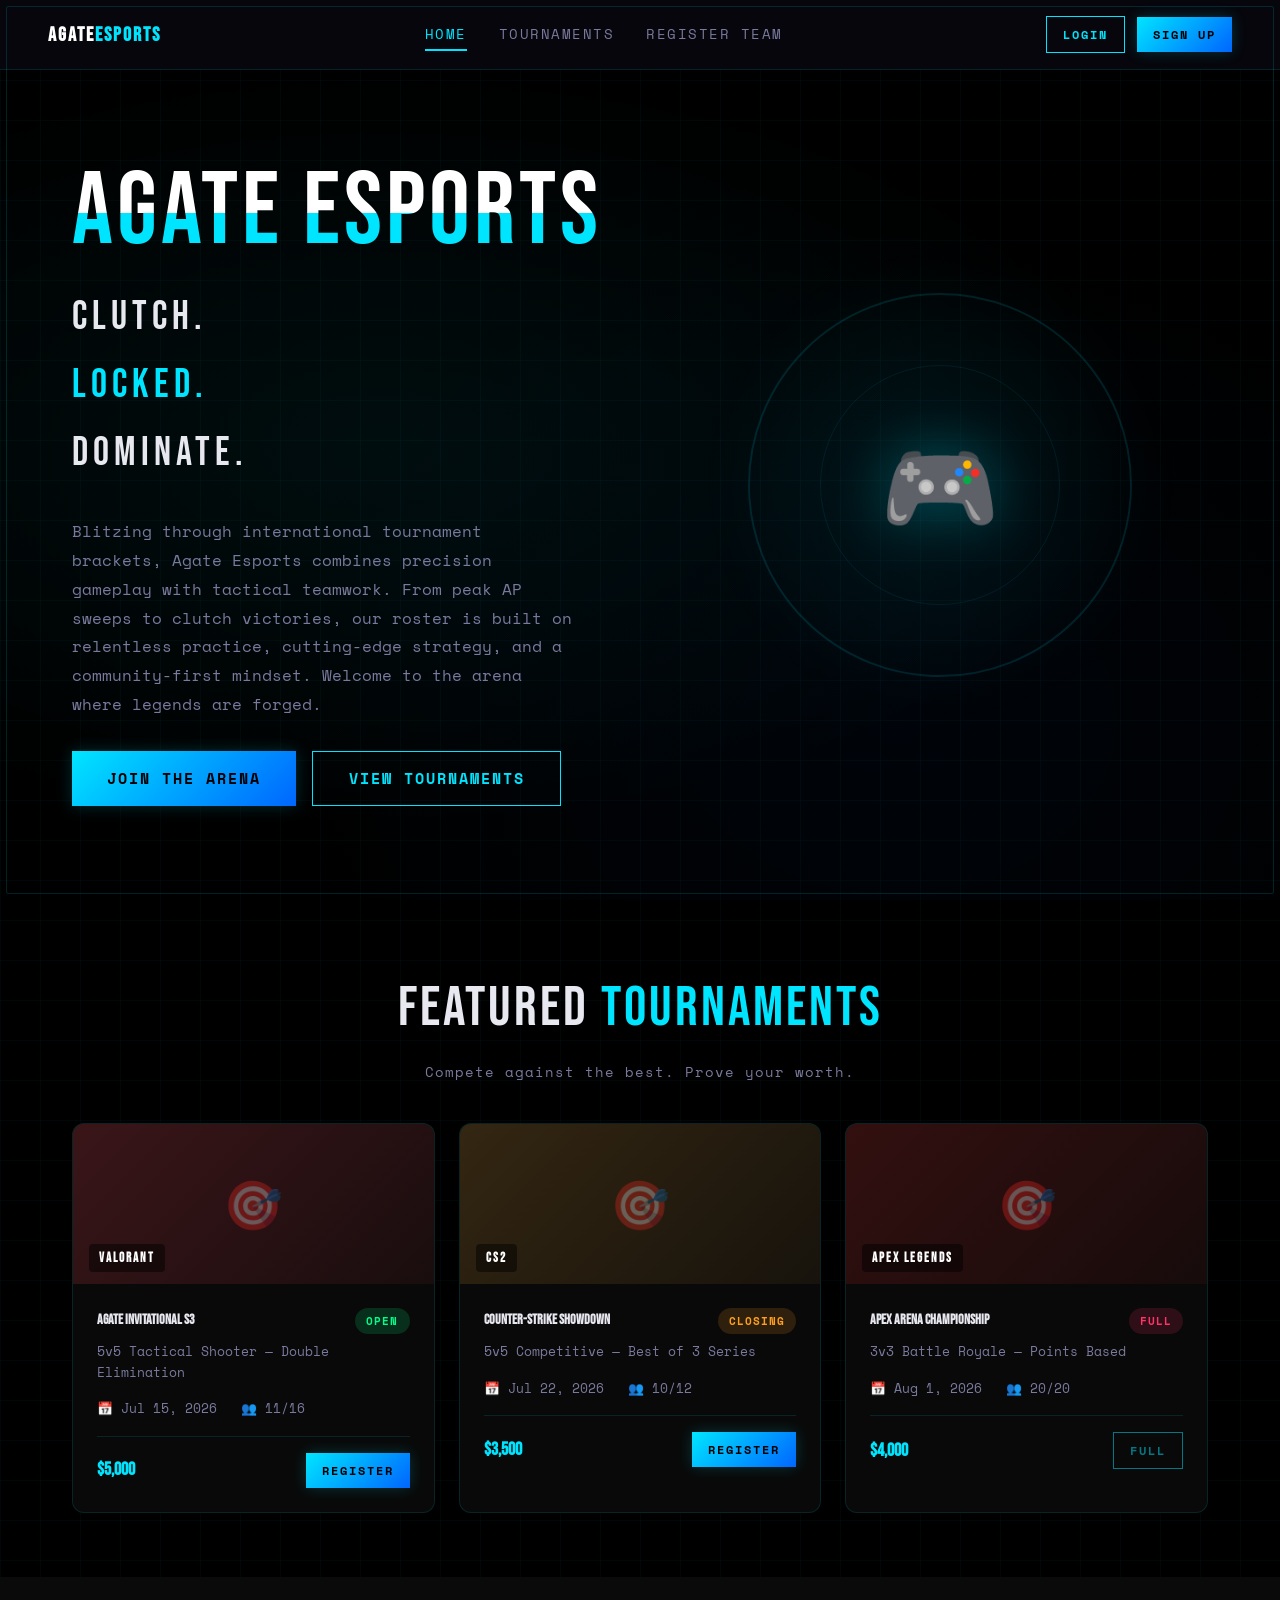
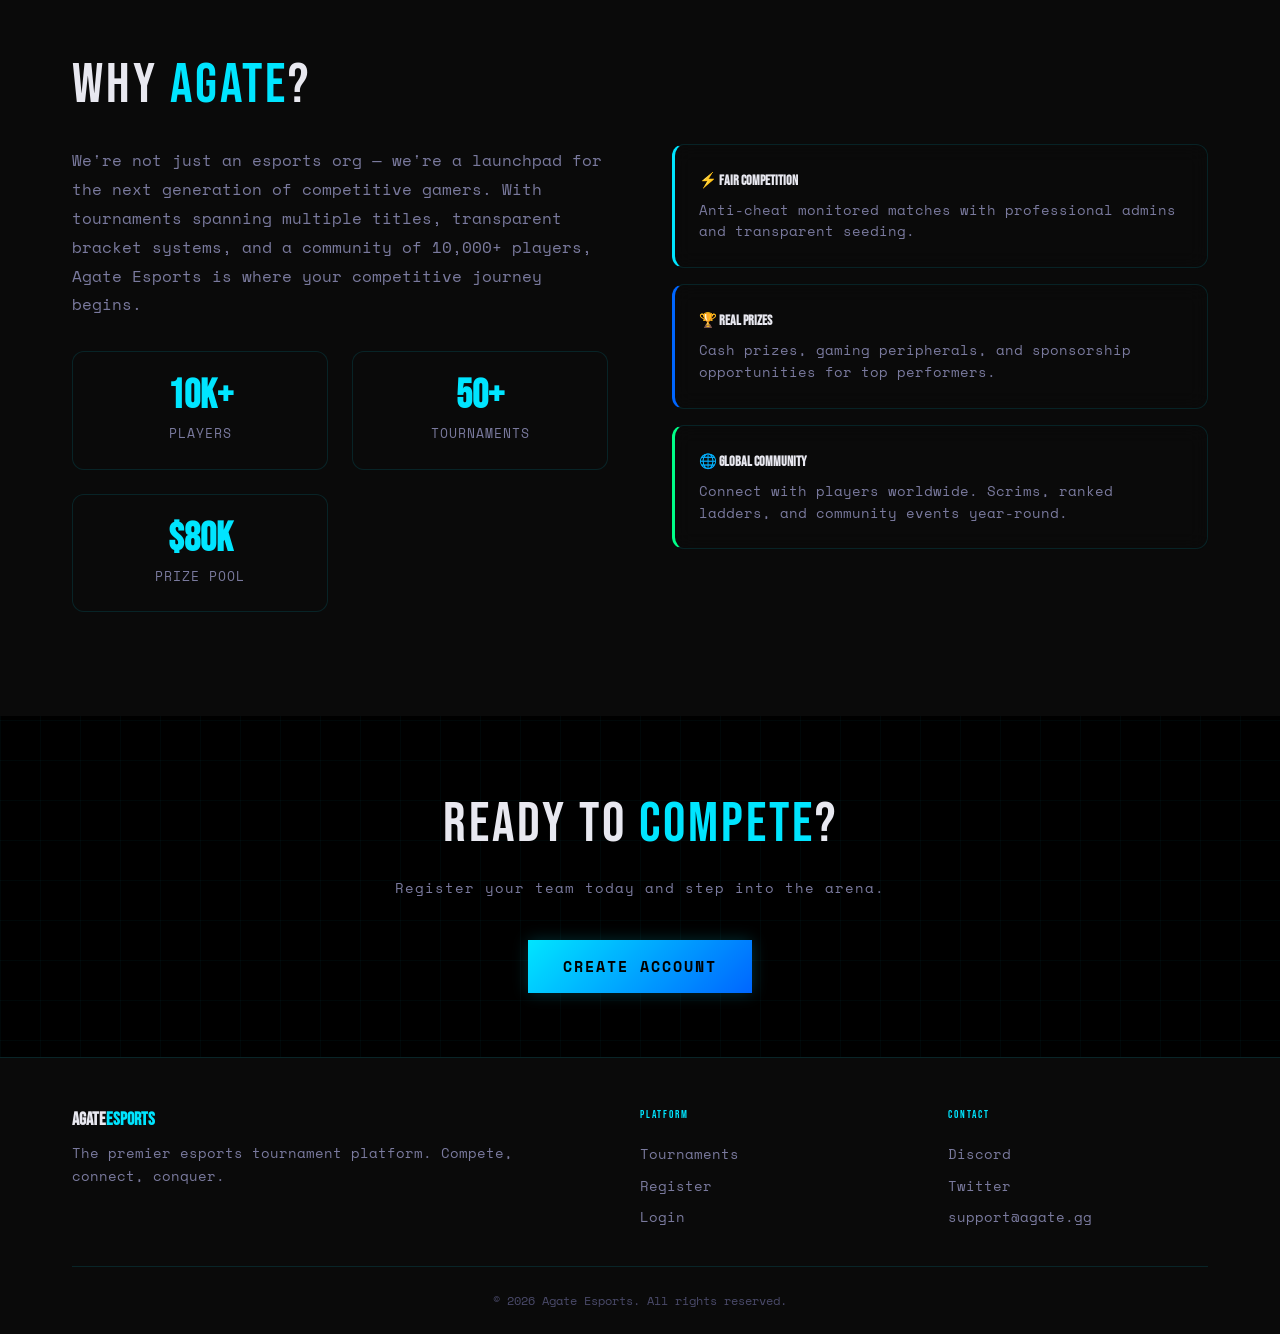
<file: index.html>
<!DOCTYPE html>
<html lang="en">
<head>
  <meta charset="UTF-8">
  <meta name="viewport" content="width=device-width, initial-scale=1.0">
  <meta name="description" content="Agate Esports — Register your team for competitive esports tournaments. Clutch. Locked. Dominate.">
  <title>Agate Esports — Tournament Registration Platform</title>
  <link rel="stylesheet" href="styles.css">
  <link rel="icon" href="data:image/svg+xml,<svg xmlns='http://www.w3.org/2000/svg' viewBox='0 0 32 32'><text y='28' font-size='28'>🎮</text></svg>">
</head>
<body>
  <!-- Navigation -->
  <nav class="navbar" id="main-nav">
    <a href="index.html" class="nav-brand">AGATE<span>ESPORTS</span></a>
    <div class="nav-links">
      <a href="index.html" class="active">Home</a>
      <a href="tournaments.html">Tournaments</a>
      <a href="team-registration.html">Register Team</a>
    </div>
    <div class="nav-auth"></div>
    <button class="hamburger" aria-label="Toggle menu">
      <span></span><span></span><span></span>
    </button>
  </nav>

  <!-- Hero Section -->
  <section class="hero" id="hero">
    <div class="container">
      <div class="hero-grid">
        <div class="hero-content">
          <h1 class="hero-title">AGATE ESPORTS</h1>
          <div class="hero-taglines">
            <div class="hero-tagline">CLUTCH.</div>
            <div class="hero-tagline">LOCKED.</div>
            <div class="hero-tagline">DOMINATE.</div>
          </div>
          <p class="hero-desc">
            Blitzing through international tournament brackets, Agate Esports combines precision gameplay with tactical teamwork. From peak AP sweeps to clutch victories, our roster is built on relentless practice, cutting-edge strategy, and a community-first mindset. Welcome to the arena where legends are forged.
          </p>
          <div class="hero-actions">
            <a href="register.html" class="btn btn-primary btn-lg">Join the Arena</a>
            <a href="tournaments.html" class="btn btn-outline btn-lg">View Tournaments</a>
          </div>
        </div>
        <div class="hero-visual">
          <div class="hero-graphic">
            <div class="hero-icon">🎮</div>
          </div>
        </div>
      </div>
    </div>
  </section>

  <!-- Featured Tournaments -->
  <section class="section" id="featured-tournaments">
    <div class="container">
      <h2 class="section-title text-center animate-on-scroll">Featured <span>Tournaments</span></h2>
      <p class="section-subtitle text-center animate-on-scroll">Compete against the best. Prove your worth.</p>
      <div class="tournament-grid" id="home-tournaments"></div>
    </div>
  </section>

  <!-- About Section -->
  <section class="section" id="about" style="background: var(--bg-secondary);">
    <div class="container">
      <div style="display:grid;grid-template-columns:1fr 1fr;gap:4rem;align-items:center;">
        <div class="animate-on-scroll">
          <h2 class="section-title">Why <span>Agate</span>?</h2>
          <p style="color:var(--text-secondary);line-height:1.8;margin-top:1rem;">
            We're not just an esports org — we're a launchpad for the next generation of competitive gamers. With tournaments spanning multiple titles, transparent bracket systems, and a community of 10,000+ players, Agate Esports is where your competitive journey begins.
          </p>
          <div class="stats-grid" style="margin-top:2rem;">
            <div class="stat-card"><div class="stat-number">10K+</div><div class="stat-label">Players</div></div>
            <div class="stat-card"><div class="stat-number">50+</div><div class="stat-label">Tournaments</div></div>
            <div class="stat-card"><div class="stat-number">$80K</div><div class="stat-label">Prize Pool</div></div>
          </div>
        </div>
        <div class="animate-on-scroll" style="display:flex;flex-direction:column;gap:1rem;">
          <div class="card" style="border-left:3px solid var(--accent);">
            <div class="card-body">
              <h3 style="font-family:var(--font-heading);font-size:0.9rem;margin-bottom:0.5rem;">⚡ Fair Competition</h3>
              <p style="font-size:0.85rem;color:var(--text-secondary);">Anti-cheat monitored matches with professional admins and transparent seeding.</p>
            </div>
          </div>
          <div class="card" style="border-left:3px solid var(--accent-blue);">
            <div class="card-body">
              <h3 style="font-family:var(--font-heading);font-size:0.9rem;margin-bottom:0.5rem;">🏆 Real Prizes</h3>
              <p style="font-size:0.85rem;color:var(--text-secondary);">Cash prizes, gaming peripherals, and sponsorship opportunities for top performers.</p>
            </div>
          </div>
          <div class="card" style="border-left:3px solid var(--success);">
            <div class="card-body">
              <h3 style="font-family:var(--font-heading);font-size:0.9rem;margin-bottom:0.5rem;">🌐 Global Community</h3>
              <p style="font-size:0.85rem;color:var(--text-secondary);">Connect with players worldwide. Scrims, ranked ladders, and community events year-round.</p>
            </div>
          </div>
        </div>
      </div>
    </div>
  </section>

  <!-- CTA -->
  <section class="section text-center">
    <div class="container animate-on-scroll">
      <h2 class="section-title">Ready to <span>Compete</span>?</h2>
      <p class="section-subtitle">Register your team today and step into the arena.</p>
      <a href="register.html" class="btn btn-primary btn-lg">Create Account</a>
    </div>
  </section>

  <!-- Footer -->
  <footer class="site-footer">
    <div class="container">
      <div class="footer-grid">
        <div>
          <div class="footer-brand">AGATE<span>ESPORTS</span></div>
          <p class="footer-desc">The premier esports tournament platform. Compete, connect, conquer.</p>
        </div>
        <div>
          <div class="footer-heading">Platform</div>
          <div class="footer-links">
            <a href="tournaments.html">Tournaments</a>
            <a href="register.html">Register</a>
            <a href="login.html">Login</a>
          </div>
        </div>
        <div>
          <div class="footer-heading">Contact</div>
          <div class="footer-links">
            <a href="#">Discord</a>
            <a href="#">Twitter</a>
            <a href="#">support@agate.gg</a>
          </div>
        </div>
      </div>
      <div class="footer-bottom">© 2026 Agate Esports. All rights reserved.</div>
    </div>
  </footer>

  <script src="app.js"></script>
  <script>
    document.addEventListener('DOMContentLoaded', () => {
      const tournaments = App.getTournaments().slice(0, 3);
      const grid = document.getElementById('home-tournaments');
      if (!grid) return;
      grid.innerHTML = tournaments.map(t => `
        <div class="card tournament-card animate-on-scroll">
          <div class="card-banner" style="background:linear-gradient(135deg, ${t.color}33, ${t.color}11);">
            <span class="game-icon">🎯</span>
            <span class="game-title">${t.game}</span>
          </div>
          <div class="card-body">
            <div style="display:flex;justify-content:space-between;align-items:center;margin-bottom:0.5rem;">
              <h3 style="font-family:var(--font-heading);font-size:0.85rem;font-weight:700;">${t.title}</h3>
              <span class="badge badge-${t.status === 'open' ? 'open' : t.status === 'closing' ? 'closing' : 'full'}">${t.status}</span>
            </div>
            <p style="font-size:0.8rem;color:var(--text-secondary);margin-bottom:0.75rem;">${t.desc}</p>
            <div class="card-meta">
              <span class="card-meta-item">📅 ${App.formatDate(t.date)}</span>
              <span class="card-meta-item">👥 ${t.registered}/${t.slots}</span>
            </div>
            <div class="card-footer">
              <span class="prize-pool">${t.prize}</span>
              ${t.status !== 'full' ? `<a href="team-registration.html?t=${t.id}" class="btn btn-sm btn-primary">Register</a>` : '<span class="btn btn-sm btn-outline" style="opacity:0.5;pointer-events:none;">Full</span>'}
            </div>
          </div>
        </div>
      `).join('');
      App.init();
    });
  </script>
</body>
</html>
</file>
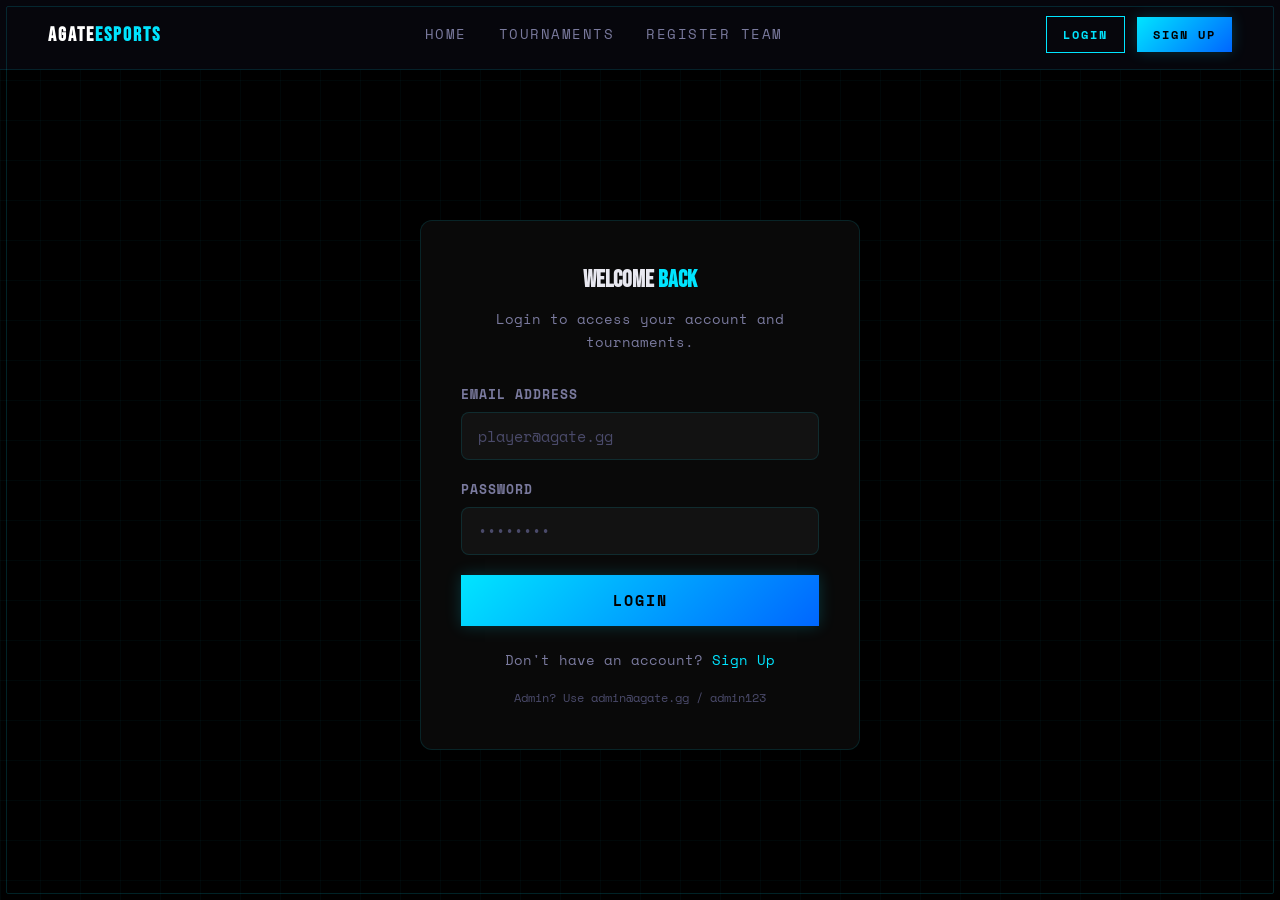
<file: admin.html>
<!DOCTYPE html>
<html lang="en">
<head>
  <meta charset="UTF-8">
  <meta name="viewport" content="width=device-width, initial-scale=1.0">
  <meta name="description" content="Admin dashboard — Agate Esports tournament management.">
  <title>Admin Dashboard — Agate Esports</title>
  <link rel="stylesheet" href="styles.css">
  <link rel="icon" href="data:image/svg+xml,<svg xmlns='http://www.w3.org/2000/svg' viewBox='0 0 32 32'><text y='28' font-size='28'>🎮</text></svg>">
</head>
<body>
  <nav class="navbar">
    <a href="index.html" class="nav-brand">AGATE<span>ESPORTS</span></a>
    <div class="nav-links">
      <a href="index.html">Home</a>
      <a href="tournaments.html">Tournaments</a>
      <a href="admin.html" class="active">Dashboard</a>
    </div>
    <div class="nav-auth"></div>
    <button class="hamburger" aria-label="Toggle menu"><span></span><span></span><span></span></button>
  </nav>

  <main class="page-content">
    <div class="container">
      <div style="display:flex;justify-content:space-between;align-items:center;flex-wrap:wrap;gap:1rem;margin-bottom:0.5rem;">
        <div>
          <h1 class="section-title">Admin <span>Dashboard</span></h1>
          <p class="section-subtitle" style="margin-bottom:0;">Manage tournament registrations and teams.</p>
        </div>
        <button id="clear-data-btn" class="btn btn-sm btn-danger">Clear All Data</button>
      </div>

      <!-- Stats -->
      <div class="stats-grid" id="stats-grid">
        <div class="stat-card"><div class="stat-number" id="stat-teams">0</div><div class="stat-label">Registered Teams</div></div>
        <div class="stat-card"><div class="stat-number" id="stat-players">0</div><div class="stat-label">Total Players</div></div>
        <div class="stat-card"><div class="stat-number" id="stat-tournaments">0</div><div class="stat-label">Active Tournaments</div></div>
        <div class="stat-card"><div class="stat-number" id="stat-users">0</div><div class="stat-label">Registered Users</div></div>
      </div>

      <!-- Filter -->
      <div class="filter-bar">
        <div class="search-wrapper">
          <input type="text" class="search-input" id="admin-search" placeholder="Search teams or players...">
        </div>
        <select class="form-input" id="admin-filter-game" style="max-width:200px;">
          <option value="">All Tournaments</option>
        </select>
      </div>

      <!-- Teams Table -->
      <div class="table-wrapper" id="teams-table-wrapper">
        <table class="data-table" id="teams-table">
          <thead>
            <tr>
              <th style="width:30px;"></th>
              <th>Team</th>
              <th>Tournament</th>
              <th>Players</th>
              <th>Reg ID</th>
              <th>Date</th>
            </tr>
          </thead>
          <tbody id="teams-tbody"></tbody>
        </table>
      </div>
      <p id="no-teams" style="display:none;text-align:center;color:var(--text-secondary);padding:3rem 0;">No teams registered yet. Registrations will appear here.</p>
    </div>
  </main>

  <footer class="site-footer">
    <div class="container">
      <div class="footer-bottom">© 2026 Agate Esports. Admin Panel.</div>
    </div>
  </footer>

  <script src="app.js"></script>
  <script>
    document.addEventListener('DOMContentLoaded', () => {
      if (!App.isAdmin()) {
        App.toast('Admin access required. Please login as admin.', 'error');
        setTimeout(() => window.location.href = 'login.html', 1000);
        return;
      }
      populateFilters();
      renderDashboard();
    });

    function populateFilters() {
      const sel = document.getElementById('admin-filter-game');
      App.getTournaments().forEach(t => {
        const opt = document.createElement('option');
        opt.value = t.id;
        opt.textContent = `${t.game} — ${t.title}`;
        sel.appendChild(opt);
      });
    }

    function renderDashboard() {
      const teams = App.getTeams();
      const tournaments = App.getTournaments();
      const users = JSON.parse(localStorage.getItem('ag_users') || '[]');
      const totalPlayers = teams.reduce((sum, t) => sum + t.players.length, 0);

      document.getElementById('stat-teams').textContent = teams.length;
      document.getElementById('stat-players').textContent = totalPlayers;
      document.getElementById('stat-tournaments').textContent = tournaments.length;
      document.getElementById('stat-users').textContent = users.length;

      renderTable();
    }

    function renderTable() {
      const search = document.getElementById('admin-search').value.toLowerCase();
      const filterTournament = document.getElementById('admin-filter-game').value;
      let teams = App.getTeams();

      if (search) {
        teams = teams.filter(t =>
          t.name.toLowerCase().includes(search) ||
          t.tag.toLowerCase().includes(search) ||
          t.regId.toLowerCase().includes(search) ||
          t.players.some(p => p.name.toLowerCase().includes(search) || p.ign.toLowerCase().includes(search))
        );
      }
      if (filterTournament) teams = teams.filter(t => t.tournamentId === filterTournament);

      const tbody = document.getElementById('teams-tbody');
      const noTeams = document.getElementById('no-teams');

      if (teams.length === 0) {
        tbody.innerHTML = '';
        noTeams.style.display = 'block';
        document.getElementById('teams-table-wrapper').style.display = 'none';
        return;
      }
      noTeams.style.display = 'none';
      document.getElementById('teams-table-wrapper').style.display = 'block';

      tbody.innerHTML = teams.map((team, idx) => {
        const tournament = App.getTournament(team.tournamentId);
        return `
          <tr>
            <td><button class="expand-btn" onclick="toggleExpand(${idx})">▶</button></td>
            <td><strong>${team.name}</strong> <span style="color:var(--accent);font-size:0.8rem;">[${team.tag}]</span></td>
            <td>${tournament ? tournament.game + ' — ' + tournament.title : team.tournamentId}</td>
            <td>${team.players.length}</td>
            <td><span style="font-family:var(--font-heading);font-size:0.75rem;color:var(--accent);">${team.regId}</span></td>
            <td>${App.formatDate(team.registeredAt)}</td>
          </tr>
          <tr class="player-details" id="expand-${idx}">
            <td colspan="6">
              <div style="padding:0.5rem 0;">
                ${team.players.map(p => `<span class="player-chip">👤 ${p.name} <span style="color:var(--text-muted);">${p.ign}</span> <span style="color:var(--accent);font-size:0.65rem;">${p.role}</span></span>`).join('')}
              </div>
            </td>
          </tr>`;
      }).join('');
    }

    function toggleExpand(idx) {
      const row = document.getElementById('expand-' + idx);
      if (row) row.classList.toggle('visible');
    }

    document.getElementById('admin-search').addEventListener('input', renderTable);
    document.getElementById('admin-filter-game').addEventListener('change', renderTable);

    document.getElementById('clear-data-btn').addEventListener('click', () => {
      if (confirm('Clear all team registrations? This cannot be undone.')) {
        localStorage.removeItem('ag_teams');
        localStorage.removeItem('ag_tournaments');
        App.toast('All registration data cleared.', 'info');
        setTimeout(() => location.reload(), 500);
      }
    });
  </script>
</body>
</html>
</file>
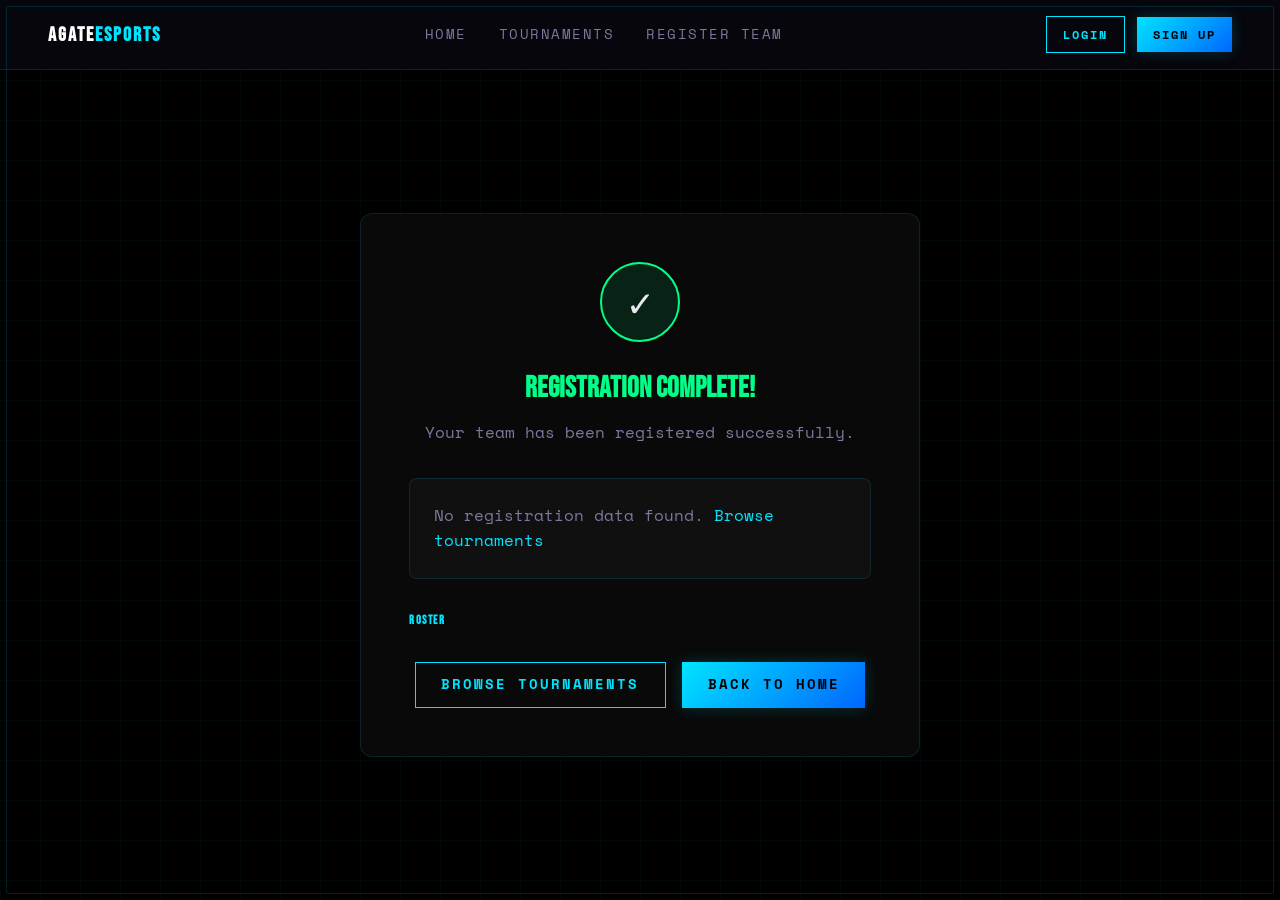
<file: confirmation.html>
<!DOCTYPE html>
<html lang="en">
<head>
  <meta charset="UTF-8">
  <meta name="viewport" content="width=device-width, initial-scale=1.0">
  <meta name="description" content="Registration confirmed — Agate Esports">
  <title>Confirmed — Agate Esports</title>
  <link rel="stylesheet" href="styles.css">
  <link rel="icon" href="data:image/svg+xml,<svg xmlns='http://www.w3.org/2000/svg' viewBox='0 0 32 32'><text y='28' font-size='28'>🎮</text></svg>">
</head>
<body>
  <nav class="navbar">
    <a href="index.html" class="nav-brand">AGATE<span>ESPORTS</span></a>
    <div class="nav-links">
      <a href="index.html">Home</a>
      <a href="tournaments.html">Tournaments</a>
      <a href="team-registration.html">Register Team</a>
    </div>
    <div class="nav-auth"></div>
    <button class="hamburger" aria-label="Toggle menu"><span></span><span></span><span></span></button>
  </nav>

  <main class="confirm-wrapper">
    <div class="confirm-card fade-in" id="confirm-card">
      <div class="confirm-icon">✓</div>
      <h1 class="confirm-title">Registration Complete!</h1>
      <p class="confirm-subtitle">Your team has been registered successfully.</p>

      <div class="confirm-details" id="confirm-details">
        <!-- Populated by JS -->
      </div>

      <div id="players-list" style="text-align:left;margin-bottom:2rem;">
        <h3 style="font-family:var(--font-heading);font-size:0.75rem;letter-spacing:1.5px;color:var(--accent);margin-bottom:0.75rem;">ROSTER</h3>
        <div id="roster-chips"></div>
      </div>

      <div class="confirm-actions">
        <a href="tournaments.html" class="btn btn-outline">Browse Tournaments</a>
        <a href="index.html" class="btn btn-primary">Back to Home</a>
      </div>
    </div>
  </main>

  <script src="app.js"></script>
  <script>
    document.addEventListener('DOMContentLoaded', () => {
      const params = new URLSearchParams(window.location.search);
      const teamId = params.get('id');
      const teams = App.getTeams();
      const team = teams.find(t => t.id === teamId);

      if (!team) {
        document.getElementById('confirm-details').innerHTML = '<p style="color:var(--text-secondary);">No registration data found. <a href="tournaments.html">Browse tournaments</a></p>';
        document.getElementById('roster-chips').innerHTML = '';
        return;
      }

      const tournament = App.getTournament(team.tournamentId);

      document.getElementById('confirm-details').innerHTML = `
        <div class="confirm-row"><span class="label">Registration ID</span><span class="value" style="color:var(--accent);font-family:var(--font-heading);font-size:0.85rem;">${team.regId}</span></div>
        <div class="confirm-row"><span class="label">Team Name</span><span class="value">${team.name} [${team.tag}]</span></div>
        <div class="confirm-row"><span class="label">Tournament</span><span class="value">${tournament ? tournament.title : team.tournamentId}</span></div>
        <div class="confirm-row"><span class="label">Game</span><span class="value">${tournament ? tournament.game : '—'}</span></div>
        <div class="confirm-row"><span class="label">Players</span><span class="value">${team.players.length} members</span></div>
        <div class="confirm-row"><span class="label">Registered</span><span class="value">${App.formatDate(team.registeredAt)}</span></div>
      `;

      document.getElementById('roster-chips').innerHTML = team.players.map(p =>
        `<span class="player-chip">👤 ${p.name} <span style="color:var(--accent);font-size:0.7rem;">${p.role}</span></span>`
      ).join('');
    });
  </script>
</body>
</html>
</file>
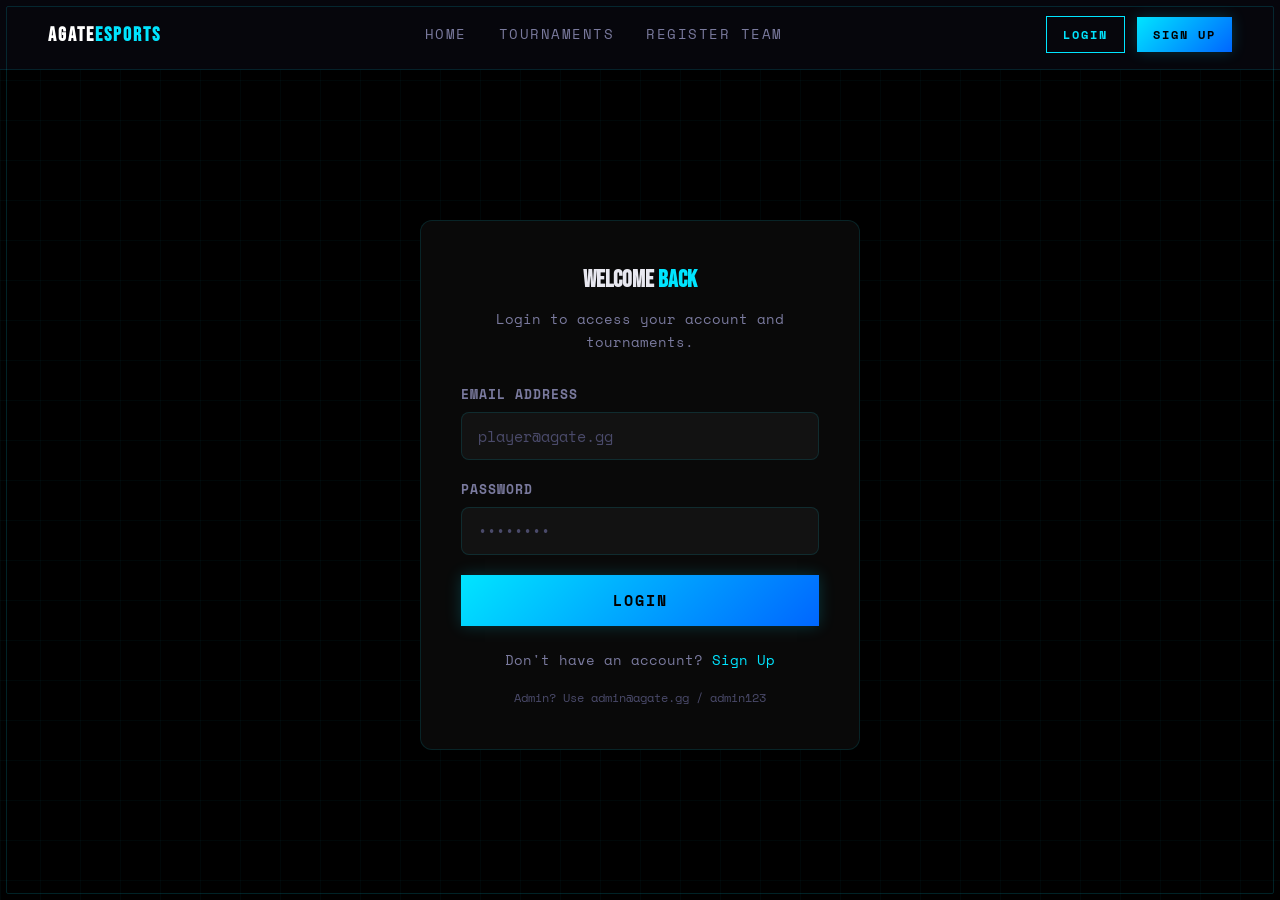
<file: login.html>
<!DOCTYPE html>
<html lang="en">
<head>
  <meta charset="UTF-8">
  <meta name="viewport" content="width=device-width, initial-scale=1.0">
  <meta name="description" content="Login to Agate Esports tournament platform.">
  <title>Login — Agate Esports</title>
  <link rel="stylesheet" href="styles.css">
  <link rel="icon" href="data:image/svg+xml,<svg xmlns='http://www.w3.org/2000/svg' viewBox='0 0 32 32'><text y='28' font-size='28'>🎮</text></svg>">
</head>
<body>
  <nav class="navbar">
    <a href="index.html" class="nav-brand">AGATE<span>ESPORTS</span></a>
    <div class="nav-links">
      <a href="index.html">Home</a>
      <a href="tournaments.html">Tournaments</a>
      <a href="team-registration.html">Register Team</a>
    </div>
    <div class="nav-auth"></div>
    <button class="hamburger" aria-label="Toggle menu"><span></span><span></span><span></span></button>
  </nav>

  <main class="auth-page">
    <div class="auth-card fade-in">
      <h1 class="auth-title">Welcome <span style="color:var(--accent)">Back</span></h1>
      <p class="auth-subtitle">Login to access your account and tournaments.</p>
      <form id="login-form" novalidate>
        <div class="form-group">
          <label class="form-label" for="email">Email Address</label>
          <input class="form-input" type="email" id="email" placeholder="player@agate.gg" autocomplete="email">
          <div class="form-error" id="email-error"></div>
        </div>
        <div class="form-group">
          <label class="form-label" for="password">Password</label>
          <input class="form-input" type="password" id="password" placeholder="••••••••" autocomplete="current-password">
          <div class="form-error" id="password-error"></div>
        </div>
        <div class="form-group" id="login-global-error" style="display:none;">
          <div class="form-error visible" id="global-msg"></div>
        </div>
        <button type="submit" class="btn btn-primary btn-lg" style="width:100%;">Login</button>
      </form>
      <div class="auth-footer">
        Don't have an account? <a href="register.html">Sign Up</a>
      </div>
      <div style="text-align:center;margin-top:0.75rem;">
        <span style="font-size:0.75rem;color:var(--text-muted);">Admin? Use admin@agate.gg / admin123</span>
      </div>
    </div>
  </main>

  <script src="app.js"></script>
  <script>
    document.getElementById('login-form').addEventListener('submit', (e) => {
      e.preventDefault();
      const ok = App.validate([
        { input: 'email', error: 'email-error', checks: [App.V.required('Email'), App.V.email()] },
        { input: 'password', error: 'password-error', checks: [App.V.required('Password')] },
      ]);
      if (!ok) return;
      const result = App.login(
        document.getElementById('email').value.trim(),
        document.getElementById('password').value
      );
      if (!result.ok) {
        document.getElementById('login-global-error').style.display = 'block';
        document.getElementById('global-msg').textContent = result.msg;
      } else {
        App.toast('Login successful!', 'success');
        setTimeout(() => {
          window.location.href = result.user.role === 'admin' ? 'admin.html' : 'tournaments.html';
        }, 500);
      }
    });
  </script>
</body>
</html>
</file>
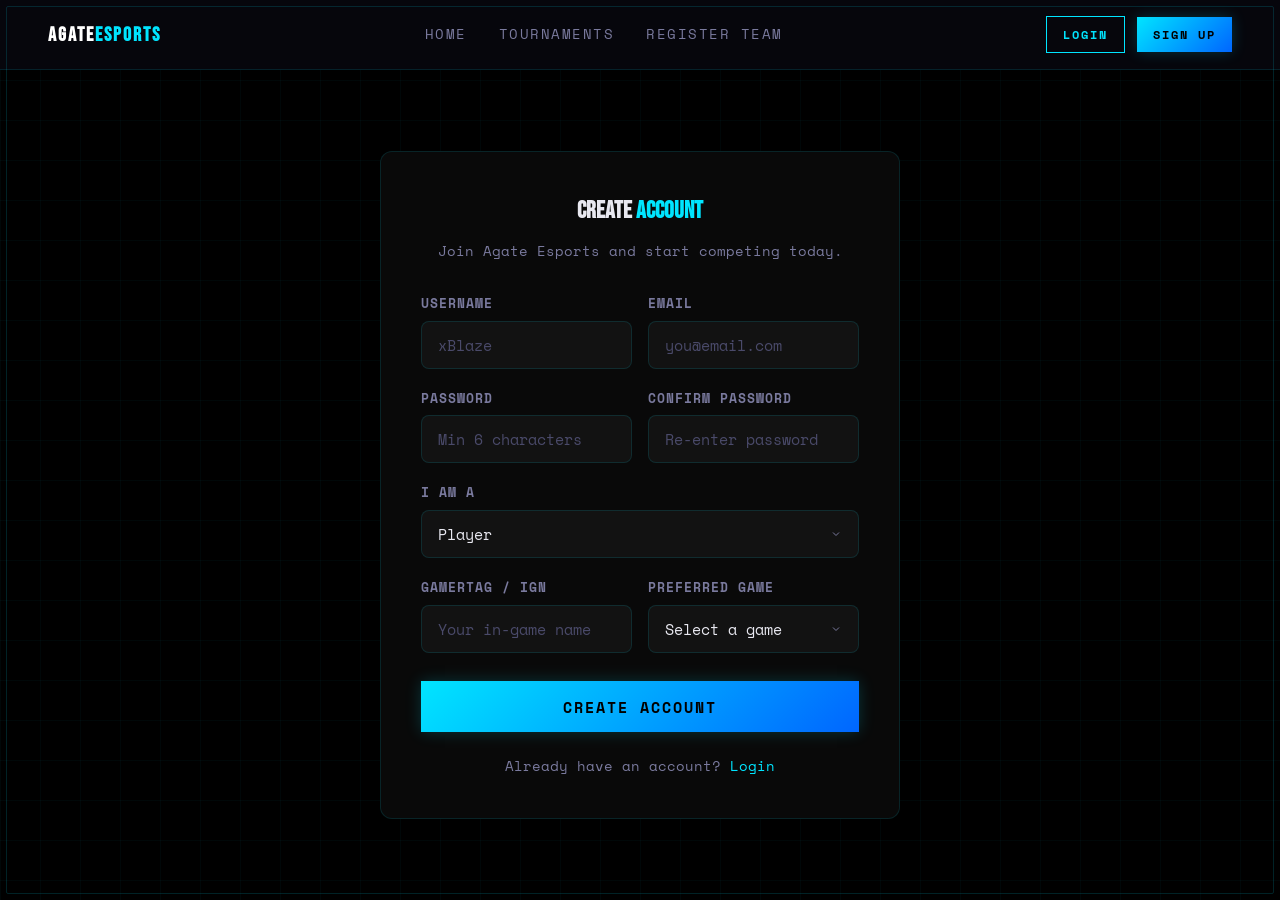
<file: register.html>
<!DOCTYPE html>
<html lang="en">
<head>
  <meta charset="UTF-8">
  <meta name="viewport" content="width=device-width, initial-scale=1.0">
  <meta name="description" content="Create your Agate Esports account and start competing.">
  <title>Register — Agate Esports</title>
  <link rel="stylesheet" href="styles.css">
  <link rel="icon" href="data:image/svg+xml,<svg xmlns='http://www.w3.org/2000/svg' viewBox='0 0 32 32'><text y='28' font-size='28'>🎮</text></svg>">
</head>
<body>
  <nav class="navbar">
    <a href="index.html" class="nav-brand">AGATE<span>ESPORTS</span></a>
    <div class="nav-links">
      <a href="index.html">Home</a>
      <a href="tournaments.html">Tournaments</a>
      <a href="team-registration.html">Register Team</a>
    </div>
    <div class="nav-auth"></div>
    <button class="hamburger" aria-label="Toggle menu"><span></span><span></span><span></span></button>
  </nav>

  <main class="auth-page">
    <div class="auth-card fade-in" style="max-width:520px;">
      <h1 class="auth-title">Create <span style="color:var(--accent)">Account</span></h1>
      <p class="auth-subtitle">Join Agate Esports and start competing today.</p>
      <form id="register-form" novalidate>
        <div class="form-row">
          <div class="form-group">
            <label class="form-label" for="username">Username</label>
            <input class="form-input" type="text" id="username" placeholder="xBlaze" autocomplete="username">
            <div class="form-error" id="username-error"></div>
          </div>
          <div class="form-group">
            <label class="form-label" for="email">Email</label>
            <input class="form-input" type="email" id="email" placeholder="you@email.com" autocomplete="email">
            <div class="form-error" id="email-error"></div>
          </div>
        </div>
        <div class="form-row">
          <div class="form-group">
            <label class="form-label" for="password">Password</label>
            <input class="form-input" type="password" id="password" placeholder="Min 6 characters" autocomplete="new-password">
            <div class="form-error" id="password-error"></div>
          </div>
          <div class="form-group">
            <label class="form-label" for="confirm-password">Confirm Password</label>
            <input class="form-input" type="password" id="confirm-password" placeholder="Re-enter password" autocomplete="new-password">
            <div class="form-error" id="confirm-password-error"></div>
          </div>
        </div>
        <div class="form-group">
          <label class="form-label" for="role">I am a</label>
          <select class="form-input" id="role">
            <option value="player">Player</option>
            <option value="manager">Team Manager</option>
          </select>
        </div>
        <div class="form-row">
          <div class="form-group">
            <label class="form-label" for="gamertag">Gamertag / IGN</label>
            <input class="form-input" type="text" id="gamertag" placeholder="Your in-game name">
            <div class="form-error" id="gamertag-error"></div>
          </div>
          <div class="form-group">
            <label class="form-label" for="preferred-game">Preferred Game</label>
            <select class="form-input" id="preferred-game">
              <option value="">Select a game</option>
              <option value="valorant">Valorant</option>
              <option value="cs2">CS2</option>
              <option value="apex">Apex Legends</option>
              <option value="dota2">Dota 2</option>
              <option value="lol">League of Legends</option>
              <option value="pubg">PUBG Mobile</option>
            </select>
          </div>
        </div>
        <div class="form-group" id="reg-global-error" style="display:none;">
          <div class="form-error visible" id="global-msg"></div>
        </div>
        <button type="submit" class="btn btn-primary btn-lg" style="width:100%;margin-top:0.5rem;">Create Account</button>
      </form>
      <div class="auth-footer">
        Already have an account? <a href="login.html">Login</a>
      </div>
    </div>
  </main>

  <script src="app.js"></script>
  <script>
    document.getElementById('register-form').addEventListener('submit', (e) => {
      e.preventDefault();
      const ok = App.validate([
        { input: 'username', error: 'username-error', checks: [App.V.required('Username'), App.V.minLen(3)] },
        { input: 'email', error: 'email-error', checks: [App.V.required('Email'), App.V.email()] },
        { input: 'password', error: 'password-error', checks: [App.V.required('Password'), App.V.minLen(6)] },
        { input: 'confirm-password', error: 'confirm-password-error', checks: [App.V.required('Confirm Password'), App.V.match('password', 'Passwords')] },
        { input: 'gamertag', error: 'gamertag-error', checks: [App.V.required('Gamertag')] },
      ]);
      if (!ok) return;
      const result = App.register(
        document.getElementById('username').value.trim(),
        document.getElementById('email').value.trim(),
        document.getElementById('password').value,
        document.getElementById('role').value,
        document.getElementById('gamertag').value.trim(),
        document.getElementById('preferred-game').value
      );
      if (!result.ok) {
        document.getElementById('reg-global-error').style.display = 'block';
        document.getElementById('global-msg').textContent = result.msg;
      } else {
        App.toast('Account created! Welcome to Agate Esports.', 'success');
        setTimeout(() => { window.location.href = 'tournaments.html'; }, 600);
      }
    });
  </script>
</body>
</html>
</file>
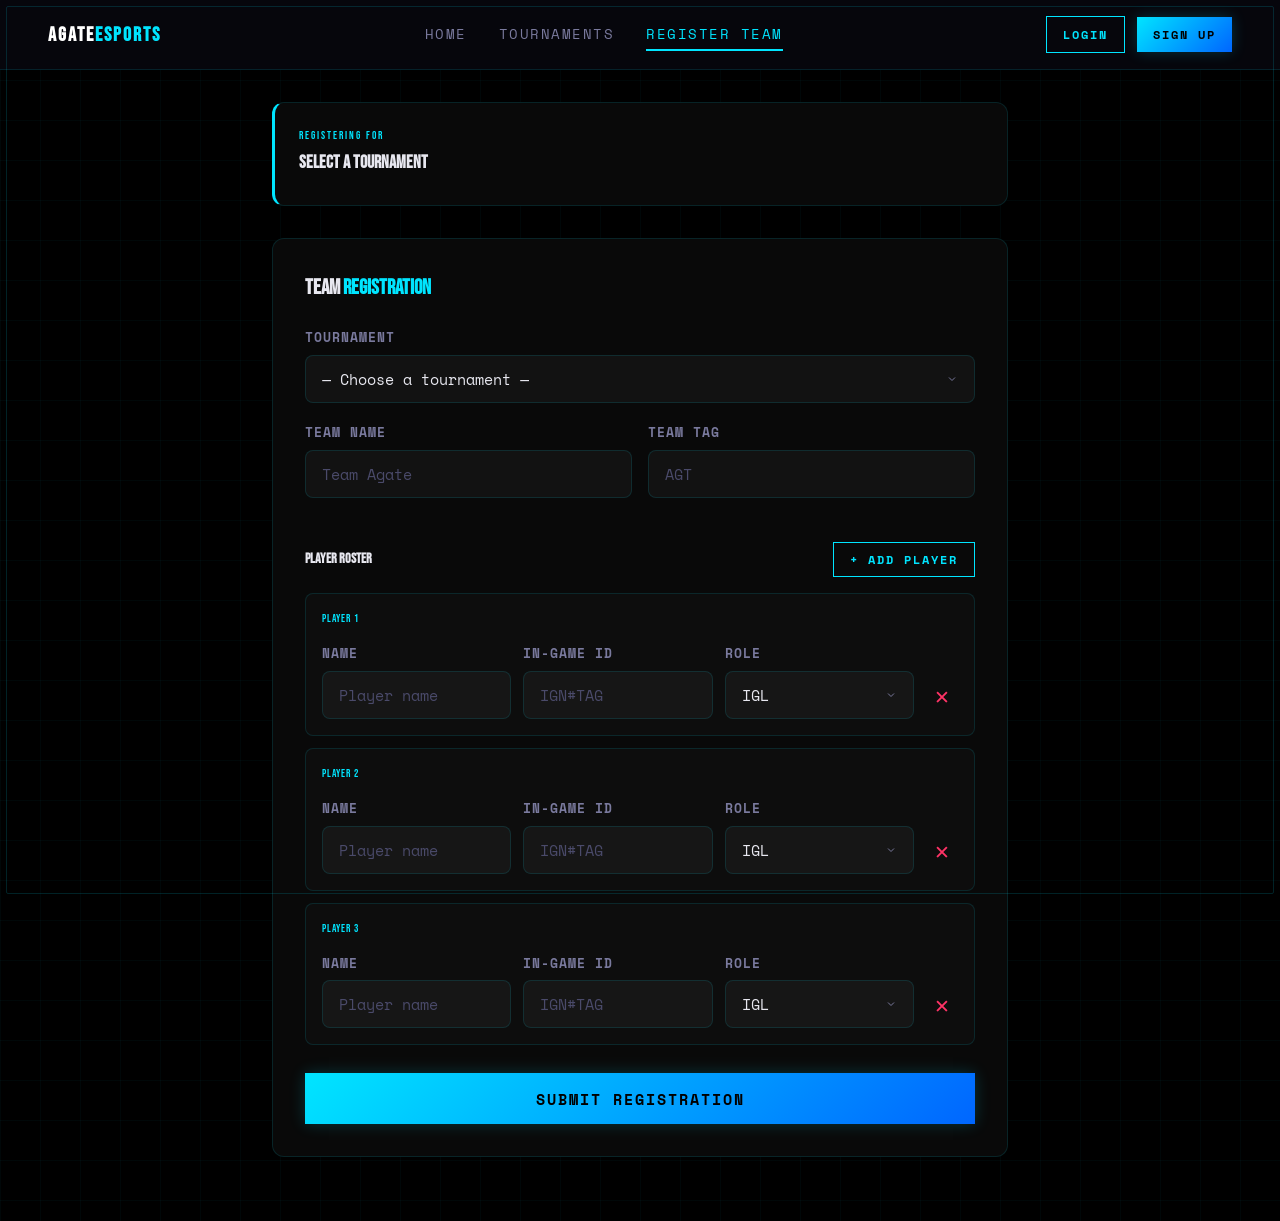
<file: team-registration.html>
<!DOCTYPE html>
<html lang="en">
<head>
  <meta charset="UTF-8">
  <meta name="viewport" content="width=device-width, initial-scale=1.0">
  <meta name="description" content="Register your team for an Agate Esports tournament.">
  <title>Team Registration — Agate Esports</title>
  <link rel="stylesheet" href="styles.css">
  <link rel="icon" href="data:image/svg+xml,<svg xmlns='http://www.w3.org/2000/svg' viewBox='0 0 32 32'><text y='28' font-size='28'>🎮</text></svg>">
</head>
<body>
  <nav class="navbar">
    <a href="index.html" class="nav-brand">AGATE<span>ESPORTS</span></a>
    <div class="nav-links">
      <a href="index.html">Home</a>
      <a href="tournaments.html">Tournaments</a>
      <a href="team-registration.html" class="active">Register Team</a>
    </div>
    <div class="nav-auth"></div>
    <button class="hamburger" aria-label="Toggle menu"><span></span><span></span><span></span></button>
  </nav>

  <main class="page-content">
    <div class="container" style="max-width:800px;">
      <!-- Tournament Banner -->
      <div id="tournament-banner" class="card fade-in" style="margin-bottom:2rem;border-left:3px solid var(--accent);">
        <div class="card-body" style="display:flex;justify-content:space-between;align-items:center;flex-wrap:wrap;gap:1rem;">
          <div>
            <div style="font-size:0.7rem;color:var(--accent);text-transform:uppercase;letter-spacing:2px;font-family:var(--font-heading);margin-bottom:0.25rem;">Registering For</div>
            <h2 id="banner-title" style="font-family:var(--font-heading);font-size:1.1rem;font-weight:700;">Select a Tournament</h2>
            <p id="banner-desc" style="font-size:0.8rem;color:var(--text-secondary);margin-top:0.25rem;"></p>
          </div>
          <div id="banner-prize" class="prize-pool" style="font-size:1.3rem;"></div>
        </div>
      </div>

      <div class="card fade-in">
        <div class="card-body" style="padding:2rem;">
          <h1 style="font-family:var(--font-heading);font-size:1.3rem;font-weight:700;margin-bottom:1.5rem;">Team <span style="color:var(--accent)">Registration</span></h1>

          <form id="team-form" novalidate>
            <!-- Tournament Select -->
            <div class="form-group">
              <label class="form-label" for="tournament-select">Tournament</label>
              <select class="form-input" id="tournament-select">
                <option value="">— Choose a tournament —</option>
              </select>
              <div class="form-error" id="tournament-select-error"></div>
            </div>

            <div class="form-row">
              <div class="form-group">
                <label class="form-label" for="team-name">Team Name</label>
                <input class="form-input" type="text" id="team-name" placeholder="Team Agate">
                <div class="form-error" id="team-name-error"></div>
              </div>
              <div class="form-group">
                <label class="form-label" for="team-tag">Team Tag</label>
                <input class="form-input" type="text" id="team-tag" placeholder="AGT" maxlength="5">
                <div class="form-error" id="team-tag-error"></div>
              </div>
            </div>

            <!-- Players Section -->
            <div style="display:flex;justify-content:space-between;align-items:center;margin:1.5rem 0 1rem;">
              <h3 style="font-family:var(--font-heading);font-size:0.85rem;font-weight:600;">Player Roster</h3>
              <button type="button" id="add-player-btn" class="btn btn-sm btn-outline">+ Add Player</button>
            </div>
            <div id="players-container"></div>
            <div class="form-error" id="players-error" style="margin-bottom:1rem;"></div>

            <button type="submit" class="btn btn-primary btn-lg" style="width:100%;margin-top:1rem;">Submit Registration</button>
          </form>
        </div>
      </div>
    </div>
  </main>

  <script src="app.js"></script>
  <script>
    let playerCount = 0;
    const maxPlayers = 7;
    const minPlayers = 3;

    function addPlayerRow() {
      if (playerCount >= maxPlayers) { App.toast('Maximum ' + maxPlayers + ' players allowed.', 'error'); return; }
      playerCount++;
      const container = document.getElementById('players-container');
      const row = document.createElement('div');
      row.className = 'player-row';
      row.id = 'player-row-' + playerCount;
      const num = playerCount;
      row.innerHTML = `
        <div class="player-row-header">PLAYER ${num}</div>
        <div class="form-group" style="margin:0;">
          <label class="form-label" for="pname-${num}">Name</label>
          <input class="form-input" type="text" id="pname-${num}" placeholder="Player name">
        </div>
        <div class="form-group" style="margin:0;">
          <label class="form-label" for="pign-${num}">In-Game ID</label>
          <input class="form-input" type="text" id="pign-${num}" placeholder="IGN#TAG">
        </div>
        <div class="form-group" style="margin:0;">
          <label class="form-label" for="prole-${num}">Role</label>
          <select class="form-input" id="prole-${num}">
            ${App.ROLES.map(r => `<option value="${r}">${r}</option>`).join('')}
          </select>
        </div>
        <button type="button" class="remove-player-btn" onclick="removePlayer(${num})" title="Remove player">✕</button>
      `;
      container.appendChild(row);
      updateAddBtn();
    }

    function removePlayer(n) {
      const row = document.getElementById('player-row-' + n);
      if (row) { row.style.opacity = '0'; row.style.transform = 'translateX(20px)'; setTimeout(() => { row.remove(); playerCount--; renumberPlayers(); updateAddBtn(); }, 200); }
    }

    function renumberPlayers() {
      const rows = document.querySelectorAll('#players-container .player-row');
      playerCount = rows.length;
      rows.forEach((row, i) => {
        const num = i + 1;
        row.querySelector('.player-row-header').textContent = 'PLAYER ' + num;
      });
    }

    function updateAddBtn() {
      const btn = document.getElementById('add-player-btn');
      btn.disabled = playerCount >= maxPlayers;
      btn.textContent = playerCount >= maxPlayers ? 'Roster Full' : '+ Add Player';
    }

    function getPlayers() {
      const rows = document.querySelectorAll('#players-container .player-row');
      const players = [];
      rows.forEach(row => {
        const inputs = row.querySelectorAll('input');
        const select = row.querySelector('select');
        players.push({ name: inputs[0]?.value.trim(), ign: inputs[1]?.value.trim(), role: select?.value || '' });
      });
      return players;
    }

    // Populate tournament select
    const tournaments = App.getTournaments().filter(t => t.status !== 'full');
    const sel = document.getElementById('tournament-select');
    tournaments.forEach(t => {
      const opt = document.createElement('option');
      opt.value = t.id;
      opt.textContent = `${t.game} — ${t.title}`;
      sel.appendChild(opt);
    });

    // Pre-select from URL
    const urlParams = new URLSearchParams(window.location.search);
    const preselect = urlParams.get('t');
    if (preselect) { sel.value = preselect; updateBanner(preselect); }

    sel.addEventListener('change', () => updateBanner(sel.value));

    function updateBanner(tId) {
      const t = App.getTournament(tId);
      if (t) {
        document.getElementById('banner-title').textContent = t.title;
        document.getElementById('banner-desc').textContent = `${t.game} • ${t.desc} • ${App.formatDate(t.date)}`;
        document.getElementById('banner-prize').textContent = t.prize;
      }
    }

    // Seed 3 default player rows
    for (let i = 0; i < 3; i++) addPlayerRow();

    document.getElementById('add-player-btn').addEventListener('click', addPlayerRow);

    document.getElementById('team-form').addEventListener('submit', (e) => {
      e.preventDefault();
      // Auth check
      if (!App.isLoggedIn()) { App.toast('Please login or register first.', 'error'); setTimeout(() => window.location.href = 'login.html', 800); return; }

      let ok = App.validate([
        { input: 'tournament-select', error: 'tournament-select-error', checks: [App.V.required('Tournament')] },
        { input: 'team-name', error: 'team-name-error', checks: [App.V.required('Team Name'), App.V.minLen(2)] },
        { input: 'team-tag', error: 'team-tag-error', checks: [App.V.required('Team Tag')] },
      ]);

      const players = getPlayers();
      const errEl = document.getElementById('players-error');
      if (players.length < minPlayers) {
        errEl.textContent = `At least ${minPlayers} players required.`;
        errEl.classList.add('visible');
        ok = false;
      } else {
        const incomplete = players.some(p => !p.name || !p.ign);
        if (incomplete) {
          errEl.textContent = 'All player names and in-game IDs are required.';
          errEl.classList.add('visible');
          ok = false;
        } else {
          errEl.classList.remove('visible');
        }
      }

      if (!ok) return;

      const team = App.registerTeam(
        document.getElementById('team-name').value.trim(),
        document.getElementById('team-tag').value.trim().toUpperCase(),
        document.getElementById('tournament-select').value,
        players
      );

      App.toast('Team registered successfully!', 'success');
      setTimeout(() => {
        window.location.href = 'confirmation.html?id=' + team.id;
      }, 500);
    });
  </script>
</body>
</html>
</file>
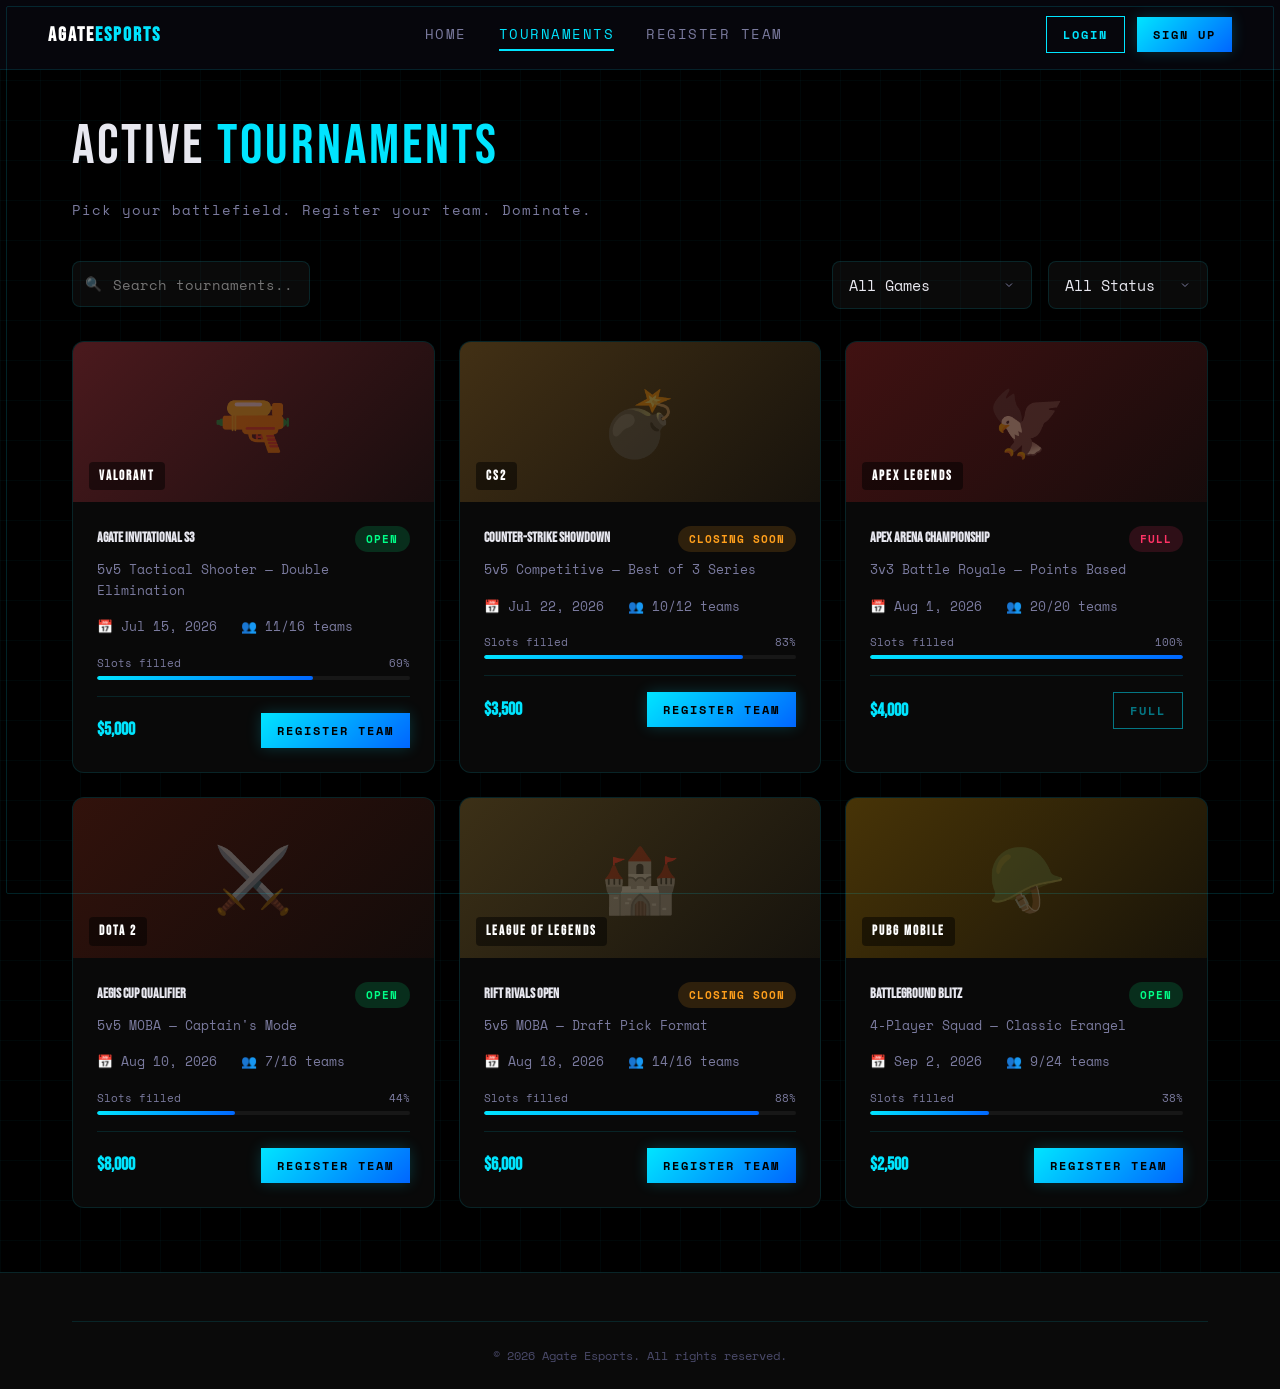
<file: tournaments.html>
<!DOCTYPE html>
<html lang="en">
<head>
  <meta charset="UTF-8">
  <meta name="viewport" content="width=device-width, initial-scale=1.0">
  <meta name="description" content="Browse and register for upcoming Agate Esports tournaments.">
  <title>Tournaments — Agate Esports</title>
  <link rel="stylesheet" href="styles.css">
  <link rel="icon" href="data:image/svg+xml,<svg xmlns='http://www.w3.org/2000/svg' viewBox='0 0 32 32'><text y='28' font-size='28'>🎮</text></svg>">
</head>
<body>
  <nav class="navbar">
    <a href="index.html" class="nav-brand">AGATE<span>ESPORTS</span></a>
    <div class="nav-links">
      <a href="index.html">Home</a>
      <a href="tournaments.html" class="active">Tournaments</a>
      <a href="team-registration.html">Register Team</a>
    </div>
    <div class="nav-auth"></div>
    <button class="hamburger" aria-label="Toggle menu"><span></span><span></span><span></span></button>
  </nav>

  <main class="page-content">
    <div class="container">
      <h1 class="section-title">Active <span>Tournaments</span></h1>
      <p class="section-subtitle">Pick your battlefield. Register your team. Dominate.</p>

      <div class="filter-bar">
        <div class="search-wrapper">
          <input type="text" class="search-input" id="search-input" placeholder="Search tournaments...">
        </div>
        <select class="form-input" id="filter-game" style="max-width:200px;">
          <option value="">All Games</option>
          <option value="VALORANT">Valorant</option>
          <option value="CS2">CS2</option>
          <option value="APEX LEGENDS">Apex Legends</option>
          <option value="DOTA 2">Dota 2</option>
          <option value="LEAGUE OF LEGENDS">League of Legends</option>
          <option value="PUBG MOBILE">PUBG Mobile</option>
        </select>
        <select class="form-input" id="filter-status" style="max-width:160px;">
          <option value="">All Status</option>
          <option value="open">Open</option>
          <option value="closing">Closing Soon</option>
          <option value="full">Full</option>
        </select>
      </div>

      <div class="tournament-grid" id="tournaments-grid"></div>
      <p id="no-results" style="display:none;text-align:center;color:var(--text-secondary);padding:3rem 0;font-size:1rem;">No tournaments found matching your filters.</p>
    </div>
  </main>

  <footer class="site-footer">
    <div class="container">
      <div class="footer-bottom">© 2026 Agate Esports. All rights reserved.</div>
    </div>
  </footer>

  <script src="app.js"></script>
  <script>
    const gameEmojis = { 'VALORANT': '🔫', 'CS2': '💣', 'APEX LEGENDS': '🦅', 'DOTA 2': '⚔️', 'LEAGUE OF LEGENDS': '🏰', 'PUBG MOBILE': '🪖' };

    function renderTournaments() {
      const search = document.getElementById('search-input').value.toLowerCase();
      const game = document.getElementById('filter-game').value;
      const status = document.getElementById('filter-status').value;
      let tournaments = App.getTournaments();
      if (search) tournaments = tournaments.filter(t => t.title.toLowerCase().includes(search) || t.game.toLowerCase().includes(search));
      if (game) tournaments = tournaments.filter(t => t.game === game);
      if (status) tournaments = tournaments.filter(t => t.status === status);

      const grid = document.getElementById('tournaments-grid');
      const noResults = document.getElementById('no-results');

      if (tournaments.length === 0) {
        grid.innerHTML = '';
        noResults.style.display = 'block';
        return;
      }
      noResults.style.display = 'none';

      grid.innerHTML = tournaments.map(t => {
        const progress = Math.round((t.registered / t.slots) * 100);
        return `
        <div class="card tournament-card slide-up">
          <div class="card-banner" style="background:linear-gradient(135deg, ${t.color}44, ${t.color}11);">
            <span class="game-icon" style="font-size:4rem;">${gameEmojis[t.game] || '🎮'}</span>
            <span class="game-title">${t.game}</span>
          </div>
          <div class="card-body">
            <div style="display:flex;justify-content:space-between;align-items:center;margin-bottom:0.5rem;">
              <h2 style="font-family:var(--font-heading);font-size:0.85rem;font-weight:700;">${t.title}</h2>
              <span class="badge badge-${t.status === 'open' ? 'open' : t.status === 'closing' ? 'closing' : 'full'}">${t.status === 'closing' ? 'Closing Soon' : t.status}</span>
            </div>
            <p style="font-size:0.8rem;color:var(--text-secondary);margin-bottom:1rem;">${t.desc}</p>
            <div class="card-meta">
              <span class="card-meta-item">📅 ${App.formatDate(t.date)}</span>
              <span class="card-meta-item">👥 ${t.registered}/${t.slots} teams</span>
            </div>
            <div style="margin:1rem 0 0.5rem;">
              <div style="display:flex;justify-content:space-between;font-size:0.7rem;color:var(--text-secondary);margin-bottom:4px;">
                <span>Slots filled</span><span>${progress}%</span>
              </div>
              <div style="height:4px;background:rgba(255,255,255,0.06);border-radius:2px;overflow:hidden;">
                <div style="height:100%;width:${progress}%;background:var(--accent-gradient);border-radius:2px;transition:width 0.5s ease;"></div>
              </div>
            </div>
            <div class="card-footer">
              <span class="prize-pool">${t.prize}</span>
              ${t.status !== 'full' ? `<a href="team-registration.html?t=${t.id}" class="btn btn-sm btn-primary">Register Team</a>` : '<span class="btn btn-sm btn-outline" style="opacity:0.5;pointer-events:none;">Full</span>'}
            </div>
          </div>
        </div>`;
      }).join('');
    }

    document.getElementById('search-input').addEventListener('input', renderTournaments);
    document.getElementById('filter-game').addEventListener('change', renderTournaments);
    document.getElementById('filter-status').addEventListener('change', renderTournaments);
    document.addEventListener('DOMContentLoaded', renderTournaments);
  </script>
</body>
</html>
</file>
<file: styles.css>
/* ============================================
   AGATE ESPORTS — Design System
   ============================================ */
@import url('https://fonts.googleapis.com/css2?family=Bebas+Neue&family=Share+Tech+Mono&family=Space+Mono:wght@400;700&display=swap');

:root {
  --bg-primary: #000000;
  --bg-secondary: #0a0a0a;
  --bg-card: rgba(10, 10, 10, 0.9);
  --bg-card-solid: #0d0d0d;
  --accent: #00e5ff;
  --accent-blue: #0066ff;
  --accent-glow: rgba(0, 229, 255, 0.3);
  --accent-gradient: linear-gradient(135deg, #00e5ff, #0066ff);
  --text-primary: #e8e8f0;
  --text-secondary: #7a7a9e;
  --text-muted: #4a4a6a;
  --success: #00ff88;
  --warning: #ff9f1c;
  --danger: #ff3366;
  --border: rgba(0, 229, 255, 0.12);
  --border-hover: rgba(0, 229, 255, 0.35);
  --radius: 8px;
  --radius-lg: 12px;
  --shadow-glow: 0 0 20px var(--accent-glow);
  --shadow-card: 0 4px 30px rgba(0,0,0,0.5);
  --font-heading: 'Bebas Neue', 'Arial Narrow', sans-serif;
  --font-body: 'Space Mono', 'Share Tech Mono', monospace;
  --nav-height: 70px;
  --transition: 0.3s cubic-bezier(0.4, 0, 0.2, 1);
}

/* Reset */
*, *::before, *::after { box-sizing: border-box; margin: 0; padding: 0; }
html { scroll-behavior: smooth; font-size: 16px; }
body {
  font-family: var(--font-body);
  background: var(--bg-primary);
  color: var(--text-primary);
  line-height: 1.6;
  min-height: 100vh;
  overflow-x: hidden;
  background-image:
    linear-gradient(rgba(0,229,255,0.03) 1px, transparent 1px),
    linear-gradient(90deg, rgba(0,229,255,0.03) 1px, transparent 1px);
  background-size: 40px 40px;
}
body::before {
  content: ''; position: fixed; inset: 6px; z-index: 9998;
  border: 1px solid rgba(0,229,255,0.15);
  pointer-events: none; border-radius: 2px;
}
a { color: var(--accent); text-decoration: none; transition: color var(--transition); }
a:hover { color: #fff; }
img { max-width: 100%; display: block; }
ul { list-style: none; }
button { cursor: pointer; font-family: var(--font-body); }
input, select, textarea { font-family: var(--font-body); }

/* Scrollbar */
::-webkit-scrollbar { width: 8px; }
::-webkit-scrollbar-track { background: var(--bg-primary); }
::-webkit-scrollbar-thumb { background: var(--accent); border-radius: 4px; }
::-webkit-scrollbar-thumb:hover { background: #00b8d4; }

/* ---- NAVIGATION ---- */
.navbar {
  position: fixed; top: 0; left: 0; right: 0; z-index: 1000;
  height: var(--nav-height);
  display: flex; align-items: center; justify-content: space-between;
  padding: 0 clamp(1rem, 4vw, 3rem);
  background: rgba(8, 8, 15, 0.85);
  backdrop-filter: blur(16px);
  border-bottom: 1px solid var(--border);
}
.nav-brand {
  font-family: var(--font-heading); font-weight: 800;
  font-size: 1.25rem; letter-spacing: 2px; color: #fff;
}
.nav-brand span { color: var(--accent); }
.nav-links { display: flex; align-items: center; gap: 2rem; }
.nav-links a {
  font-size: 0.85rem; font-weight: 500; text-transform: uppercase;
  letter-spacing: 1.5px; color: var(--text-secondary);
  position: relative; padding: 4px 0;
}
.nav-links a::after {
  content: ''; position: absolute; bottom: -2px; left: 0;
  width: 0; height: 2px; background: var(--accent);
  transition: width var(--transition);
}
.nav-links a:hover, .nav-links a.active { color: var(--accent); }
.nav-links a:hover::after, .nav-links a.active::after { width: 100%; }
.nav-auth { display: flex; gap: 0.75rem; align-items: center; }
.nav-user { font-size: 0.85rem; color: var(--accent); font-weight: 500; }
.hamburger {
  display: none; flex-direction: column; gap: 5px;
  background: none; border: none; padding: 4px;
}
.hamburger span {
  width: 24px; height: 2px; background: var(--text-primary);
  transition: var(--transition);
}

/* ---- BUTTONS ---- */
.btn {
  display: inline-flex; align-items: center; justify-content: center; gap: 0.5rem;
  padding: 0.7rem 1.6rem; border-radius: 0;
  font-weight: 700; font-size: 0.85rem; text-transform: uppercase;
  letter-spacing: 2px; border: none;
  transition: all var(--transition); position: relative; overflow: hidden;
  font-family: var(--font-body);
}
.btn-primary {
  background: var(--accent-gradient); color: #000;
  box-shadow: 0 0 15px rgba(0,229,255,0.2);
}
.btn-primary:hover {
  box-shadow: var(--shadow-glow); transform: translateY(-2px);
}
.btn-outline {
  background: transparent; color: var(--accent);
  border: 1px solid var(--accent);
}
.btn-bracket::before { content: '[ '; }
.btn-bracket::after { content: ' ]'; }
.btn-outline:hover {
  background: rgba(0,229,255,0.1); box-shadow: var(--shadow-glow);
  transform: translateY(-2px);
}
.btn-danger { background: var(--danger); color: #fff; }
.btn-danger:hover { box-shadow: 0 0 15px rgba(255,51,102,0.3); transform: translateY(-2px); }
.btn-sm { padding: 0.5rem 1rem; font-size: 0.75rem; }
.btn-lg { padding: 0.9rem 2.2rem; font-size: 0.95rem; }
.btn:disabled { opacity: 0.5; cursor: not-allowed; transform: none !important; }

/* ---- CARDS ---- */
.card {
  background: var(--bg-card);
  border: 1px solid var(--border);
  border-radius: var(--radius-lg);
  backdrop-filter: blur(10px);
  transition: all var(--transition);
  overflow: hidden;
}
.card:hover {
  border-color: var(--border-hover);
  box-shadow: var(--shadow-glow), var(--shadow-card);
  transform: translateY(-4px);
}
.card-body { padding: 1.5rem; }

/* ---- FORMS ---- */
.form-group { margin-bottom: 1.25rem; }
.form-label {
  display: block; margin-bottom: 0.4rem;
  font-size: 0.8rem; font-weight: 600; text-transform: uppercase;
  letter-spacing: 1px; color: var(--text-secondary);
}
.form-input {
  width: 100%; padding: 0.75rem 1rem;
  background: rgba(255,255,255,0.04);
  border: 1px solid var(--border);
  border-radius: var(--radius); color: var(--text-primary);
  font-size: 0.95rem; transition: all var(--transition);
}
.form-input:focus {
  outline: none; border-color: var(--accent);
  box-shadow: 0 0 0 3px rgba(0,229,255,0.1);
  background: rgba(255,255,255,0.06);
}
.form-input::placeholder { color: var(--text-muted); }
.form-input.error { border-color: var(--danger); }
.form-error {
  font-size: 0.75rem; color: var(--danger);
  margin-top: 0.3rem; display: none;
}
.form-error.visible { display: block; }
.form-row { display: grid; grid-template-columns: 1fr 1fr; gap: 1rem; }
select.form-input {
  appearance: none;
  background-image: url("data:image/svg+xml,%3Csvg xmlns='http://www.w3.org/2000/svg' width='12' height='12' viewBox='0 0 24 24' fill='none' stroke='%237a7a9e' stroke-width='2'%3E%3Cpolyline points='6 9 12 15 18 9'%3E%3C/polyline%3E%3C/svg%3E");
  background-repeat: no-repeat;
  background-position: right 1rem center;
  padding-right: 2.5rem;
}
select.form-input option { background: var(--bg-secondary); color: var(--text-primary); }

/* ---- LAYOUT ---- */
.container { width: 100%; max-width: 1200px; margin: 0 auto; padding: 0 clamp(1rem, 4vw, 2rem); }
.page-content { padding-top: calc(var(--nav-height) + 2rem); padding-bottom: 4rem; min-height: 100vh; }
.section { padding: 4rem 0; }
.section-title {
  font-family: var(--font-heading); font-size: clamp(2rem, 5vw, 3.5rem);
  font-weight: 400; margin-bottom: 0.5rem; letter-spacing: 3px;
}
.section-title span { color: var(--accent); }
.section-subtitle {
  color: var(--text-secondary); font-size: 0.85rem; margin-bottom: 2.5rem;
  font-family: var(--font-body); letter-spacing: 1px;
}
.text-center { text-align: center; }

/* ---- HERO ---- */
.hero {
  min-height: 100vh; display: flex; align-items: center;
  position: relative; overflow: hidden;
  padding-top: var(--nav-height);
}
.hero::before {
  content: ''; position: absolute; inset: 0;
  background: radial-gradient(ellipse at 30% 50%, rgba(0,229,255,0.06) 0%, transparent 60%),
              radial-gradient(ellipse at 70% 80%, rgba(0,102,255,0.04) 0%, transparent 50%);
  pointer-events: none;
}
.hero-grid {
  display: grid; grid-template-columns: 1fr 1fr;
  gap: 4rem; align-items: center; position: relative; z-index: 1;
}
.hero-title {
  font-family: var(--font-heading); font-weight: 400;
  font-size: clamp(3.5rem, 8vw, 7rem);
  line-height: 0.95; margin-bottom: 1.5rem; letter-spacing: 4px;
  background: linear-gradient(180deg, #ffffff 50%, var(--accent) 50%);
  -webkit-background-clip: text; -webkit-text-fill-color: transparent;
  background-clip: text;
}
.hero-taglines { margin-bottom: 2rem; }
.hero-tagline {
  font-family: var(--font-heading); font-size: clamp(1.5rem, 3.5vw, 2.5rem);
  font-weight: 400; letter-spacing: 5px; margin-bottom: 0.25rem;
  opacity: 0; animation: slideInLeft 0.6s forwards;
}
.hero-tagline:nth-child(1) { animation-delay: 0.3s; }
.hero-tagline:nth-child(2) { animation-delay: 0.5s; color: var(--accent); }
.hero-tagline:nth-child(3) { animation-delay: 0.7s; }
.hero-desc {
  color: var(--text-secondary); font-size: 1rem; line-height: 1.8;
  max-width: 500px; margin-bottom: 2rem;
}
.hero-actions { display: flex; gap: 1rem; flex-wrap: wrap; }
.hero-visual {
  display: flex; justify-content: center; align-items: center;
  position: relative;
}
.hero-graphic {
  width: 100%; max-width: 480px; aspect-ratio: 1;
  border-radius: 50%; position: relative;
  background: radial-gradient(circle, rgba(0,229,255,0.08), transparent 70%);
  display: flex; align-items: center; justify-content: center;
}
.hero-graphic::before {
  content: ''; position: absolute; inset: 10%;
  border: 2px solid var(--border);
  border-radius: 50%; animation: rotateSlow 20s linear infinite;
}
.hero-graphic::after {
  content: ''; position: absolute; inset: 25%;
  border: 1px solid rgba(0,229,255,0.08);
  border-radius: 50%; animation: rotateSlow 15s linear infinite reverse;
}
.hero-icon {
  font-size: 6rem; z-index: 1;
  filter: drop-shadow(0 0 30px var(--accent-glow));
}

/* ---- TOURNAMENT CARDS ---- */
.tournament-grid {
  display: grid; grid-template-columns: repeat(auto-fill, minmax(340px, 1fr));
  gap: 1.5rem;
}
.tournament-card { position: relative; }
.tournament-card .card-banner {
  height: 160px; position: relative; overflow: hidden;
  background: var(--accent-gradient); display: flex;
  align-items: center; justify-content: center;
}
.tournament-card .card-banner .game-icon {
  font-size: 3rem; opacity: 0.3;
}
.tournament-card .card-banner .game-title {
  position: absolute; bottom: 12px; left: 16px;
  font-family: var(--font-heading); font-size: 0.8rem;
  font-weight: 700; letter-spacing: 2px; text-transform: uppercase;
  color: #fff; background: rgba(0,0,0,0.5);
  padding: 4px 10px; border-radius: 4px;
}
.badge {
  display: inline-flex; align-items: center; padding: 0.25rem 0.7rem;
  border-radius: 20px; font-size: 0.7rem; font-weight: 600;
  text-transform: uppercase; letter-spacing: 1px;
}
.badge-open { background: rgba(0,255,136,0.15); color: var(--success); }
.badge-closing { background: rgba(255,159,28,0.15); color: var(--warning); }
.badge-full { background: rgba(255,51,102,0.15); color: var(--danger); }
.card-meta {
  display: flex; gap: 1.5rem; margin: 1rem 0;
  font-size: 0.8rem; color: var(--text-secondary);
}
.card-meta-item { display: flex; align-items: center; gap: 0.35rem; }
.card-footer {
  display: flex; justify-content: space-between; align-items: center;
  padding-top: 1rem; border-top: 1px solid var(--border);
  margin-top: 1rem;
}
.prize-pool {
  font-family: var(--font-heading); font-size: 1.1rem;
  font-weight: 700; color: var(--accent);
}

/* ---- STATS CARDS ---- */
.stats-grid { display: grid; grid-template-columns: repeat(auto-fit, minmax(220px, 1fr)); gap: 1.5rem; margin-bottom: 2.5rem; }
.stat-card {
  background: var(--bg-card); border: 1px solid var(--border);
  border-radius: var(--radius-lg); padding: 1.5rem;
  text-align: center; transition: all var(--transition);
}
.stat-card:hover { border-color: var(--accent); box-shadow: var(--shadow-glow); }
.stat-number {
  font-family: var(--font-heading); font-size: 2.5rem;
  font-weight: 800; color: var(--accent); line-height: 1;
}
.stat-label {
  font-size: 0.8rem; color: var(--text-secondary);
  text-transform: uppercase; letter-spacing: 1px; margin-top: 0.5rem;
}

/* ---- TABLE ---- */
.table-wrapper { overflow-x: auto; border-radius: var(--radius-lg); border: 1px solid var(--border); }
.data-table {
  width: 100%; border-collapse: collapse;
  font-size: 0.9rem;
}
.data-table th {
  text-align: left; padding: 1rem 1.25rem;
  font-family: var(--font-heading); font-size: 0.7rem;
  font-weight: 600; text-transform: uppercase;
  letter-spacing: 1.5px; color: var(--text-secondary);
  background: var(--bg-secondary); border-bottom: 1px solid var(--border);
}
.data-table td {
  padding: 0.9rem 1.25rem; border-bottom: 1px solid rgba(255,255,255,0.03);
  color: var(--text-primary);
}
.data-table tr:hover td { background: rgba(0,229,255,0.03); }
.data-table .expand-btn {
  background: none; border: none; color: var(--accent);
  font-size: 0.85rem; cursor: pointer; padding: 2px 6px;
}
.player-details {
  display: none; background: rgba(0,229,255,0.02);
}
.player-details.visible { display: table-row; }
.player-details td { padding: 0.5rem 1.25rem 0.5rem 3rem; font-size: 0.8rem; color: var(--text-secondary); }
.player-chip {
  display: inline-flex; align-items: center; gap: 0.4rem;
  background: rgba(0,229,255,0.08); padding: 0.3rem 0.7rem;
  border-radius: 20px; font-size: 0.75rem; margin: 0.2rem;
  color: var(--text-primary);
}

/* ---- AUTH PAGES ---- */
.auth-page {
  min-height: 100vh; display: flex; align-items: center; justify-content: center;
  padding: calc(var(--nav-height) + 2rem) 1rem 2rem;
}
.auth-card {
  width: 100%; max-width: 440px;
  background: var(--bg-card); border: 1px solid var(--border);
  border-radius: var(--radius-lg); padding: 2.5rem;
  backdrop-filter: blur(10px);
}
.auth-title {
  font-family: var(--font-heading); font-size: 1.5rem;
  font-weight: 700; text-align: center; margin-bottom: 0.5rem;
}
.auth-subtitle {
  text-align: center; color: var(--text-secondary);
  font-size: 0.9rem; margin-bottom: 2rem;
}
.auth-footer {
  text-align: center; margin-top: 1.5rem;
  font-size: 0.85rem; color: var(--text-secondary);
}

/* ---- CONFIRMATION ---- */
.confirm-wrapper {
  min-height: 100vh; display: flex; align-items: center; justify-content: center;
  padding: calc(var(--nav-height) + 2rem) 1rem 2rem;
}
.confirm-card {
  width: 100%; max-width: 560px;
  background: var(--bg-card); border: 1px solid var(--border);
  border-radius: var(--radius-lg); padding: 3rem; text-align: center;
  backdrop-filter: blur(10px);
}
.confirm-icon {
  width: 80px; height: 80px; border-radius: 50%;
  background: rgba(0,255,136,0.1); border: 2px solid var(--success);
  display: flex; align-items: center; justify-content: center;
  margin: 0 auto 1.5rem; font-size: 2.5rem;
  animation: pulseGlow 2s ease-in-out infinite;
}
.confirm-title {
  font-family: var(--font-heading); font-size: 1.8rem;
  font-weight: 700; color: var(--success); margin-bottom: 0.5rem;
}
.confirm-subtitle { color: var(--text-secondary); margin-bottom: 2rem; }
.confirm-details {
  text-align: left; background: rgba(255,255,255,0.03);
  border-radius: var(--radius); padding: 1.5rem;
  margin-bottom: 2rem; border: 1px solid var(--border);
}
.confirm-row {
  display: flex; justify-content: space-between;
  padding: 0.5rem 0; border-bottom: 1px solid rgba(255,255,255,0.03);
  font-size: 0.9rem;
}
.confirm-row:last-child { border: none; }
.confirm-row .label { color: var(--text-secondary); }
.confirm-row .value { font-weight: 600; color: var(--text-primary); }
.confirm-actions { display: flex; gap: 1rem; justify-content: center; flex-wrap: wrap; }

/* ---- PLAYER ROW (Team Reg) ---- */
.player-row {
  display: grid; grid-template-columns: 1fr 1fr 1fr auto;
  gap: 0.75rem; align-items: end;
  padding: 1rem; margin-bottom: 0.75rem;
  background: rgba(255,255,255,0.02); border-radius: var(--radius);
  border: 1px solid var(--border);
  animation: fadeSlideUp 0.3s ease;
}
.player-row-header {
  font-family: var(--font-heading); font-size: 0.7rem;
  color: var(--accent); letter-spacing: 1px; margin-bottom: 0.25rem;
  grid-column: 1 / -1;
}
.remove-player-btn {
  background: none; border: none; color: var(--danger);
  font-size: 1.2rem; padding: 0.5rem; cursor: pointer;
  transition: var(--transition); border-radius: 4px;
}
.remove-player-btn:hover { background: rgba(255,51,102,0.1); }

/* ---- TOAST ---- */
.toast-container { position: fixed; top: calc(var(--nav-height) + 1rem); right: 1rem; z-index: 9999; display: flex; flex-direction: column; gap: 0.5rem; }
.toast {
  padding: 0.9rem 1.5rem; border-radius: var(--radius);
  font-size: 0.85rem; font-weight: 500;
  animation: slideInRight 0.3s ease; min-width: 280px;
  box-shadow: 0 8px 30px rgba(0,0,0,0.4);
}
.toast-success { background: rgba(0,255,136,0.15); border: 1px solid var(--success); color: var(--success); }
.toast-error { background: rgba(255,51,102,0.15); border: 1px solid var(--danger); color: var(--danger); }
.toast-info { background: rgba(0,229,255,0.15); border: 1px solid var(--accent); color: var(--accent); }

/* ---- FOOTER ---- */
.site-footer {
  padding: 3rem 0 1.5rem; border-top: 1px solid var(--border);
  background: var(--bg-secondary);
}
.footer-grid { display: grid; grid-template-columns: 2fr 1fr 1fr; gap: 3rem; margin-bottom: 2rem; }
.footer-brand { font-family: var(--font-heading); font-size: 1.1rem; font-weight: 700; margin-bottom: 0.5rem; }
.footer-brand span { color: var(--accent); }
.footer-desc { font-size: 0.85rem; color: var(--text-secondary); line-height: 1.7; }
.footer-heading { font-family: var(--font-heading); font-size: 0.7rem; letter-spacing: 2px; text-transform: uppercase; margin-bottom: 1rem; color: var(--accent); }
.footer-links a { display: block; color: var(--text-secondary); font-size: 0.85rem; padding: 0.3rem 0; }
.footer-links a:hover { color: var(--accent); }
.footer-bottom { text-align: center; padding-top: 1.5rem; border-top: 1px solid var(--border); font-size: 0.75rem; color: var(--text-muted); }

/* ---- SEARCH/FILTER BAR ---- */
.filter-bar { display: flex; gap: 1rem; margin-bottom: 2rem; flex-wrap: wrap; }
.search-input {
  flex: 1; min-width: 200px; padding: 0.7rem 1rem 0.7rem 2.5rem;
  background: rgba(255,255,255,0.04); border: 1px solid var(--border);
  border-radius: var(--radius); color: var(--text-primary);
  font-size: 0.9rem; transition: all var(--transition);
}
.search-input:focus { outline: none; border-color: var(--accent); }
.search-wrapper { position: relative; flex: 1; min-width: 200px; }
.search-wrapper::before {
  content: '🔍'; position: absolute; left: 0.8rem; top: 50%;
  transform: translateY(-50%); font-size: 0.85rem; opacity: 0.5;
}

/* ---- ANIMATIONS ---- */
@keyframes slideInLeft {
  from { opacity: 0; transform: translateX(-30px); }
  to { opacity: 1; transform: translateX(0); }
}
@keyframes slideInRight {
  from { opacity: 0; transform: translateX(30px); }
  to { opacity: 1; transform: translateX(0); }
}
@keyframes fadeSlideUp {
  from { opacity: 0; transform: translateY(20px); }
  to { opacity: 1; transform: translateY(0); }
}
@keyframes pulseGlow {
  0%, 100% { box-shadow: 0 0 10px rgba(0,255,136,0.2); }
  50% { box-shadow: 0 0 30px rgba(0,255,136,0.4); }
}
@keyframes rotateSlow {
  from { transform: rotate(0deg); }
  to { transform: rotate(360deg); }
}
@keyframes fadeIn {
  from { opacity: 0; }
  to { opacity: 1; }
}
.fade-in { animation: fadeIn 0.5s ease; }
.slide-up { animation: fadeSlideUp 0.5s ease; }

/* ---- RESPONSIVE ---- */
@media (max-width: 1024px) {
  .hero-grid { grid-template-columns: 1fr; text-align: center; }
  .hero-desc { margin: 0 auto 2rem; }
  .hero-actions { justify-content: center; }
  .hero-visual { order: -1; }
  .hero-graphic { max-width: 300px; }
  .footer-grid { grid-template-columns: 1fr 1fr; }
}
@media (max-width: 768px) {
  .nav-links { 
    display: none; flex-direction: column; gap: 0;
    position: absolute; top: var(--nav-height); left: 0; right: 0;
    background: rgba(8,8,15,0.98); backdrop-filter: blur(16px);
    border-bottom: 1px solid var(--border); padding: 1rem 0;
  }
  .nav-links.open { display: flex; }
  .nav-links a { padding: 0.8rem 2rem; width: 100%; }
  .hamburger { display: flex; }
  .tournament-grid { grid-template-columns: 1fr; }
  .form-row { grid-template-columns: 1fr; }
  .player-row { grid-template-columns: 1fr; }
  .footer-grid { grid-template-columns: 1fr; gap: 2rem; }
  .stats-grid { grid-template-columns: 1fr 1fr; }
  .filter-bar { flex-direction: column; }
  .auth-card { padding: 1.5rem; }
}
@media (max-width: 480px) {
  .stats-grid { grid-template-columns: 1fr; }
  .confirm-actions { flex-direction: column; }
  .confirm-actions .btn { width: 100%; }
}
</file>
